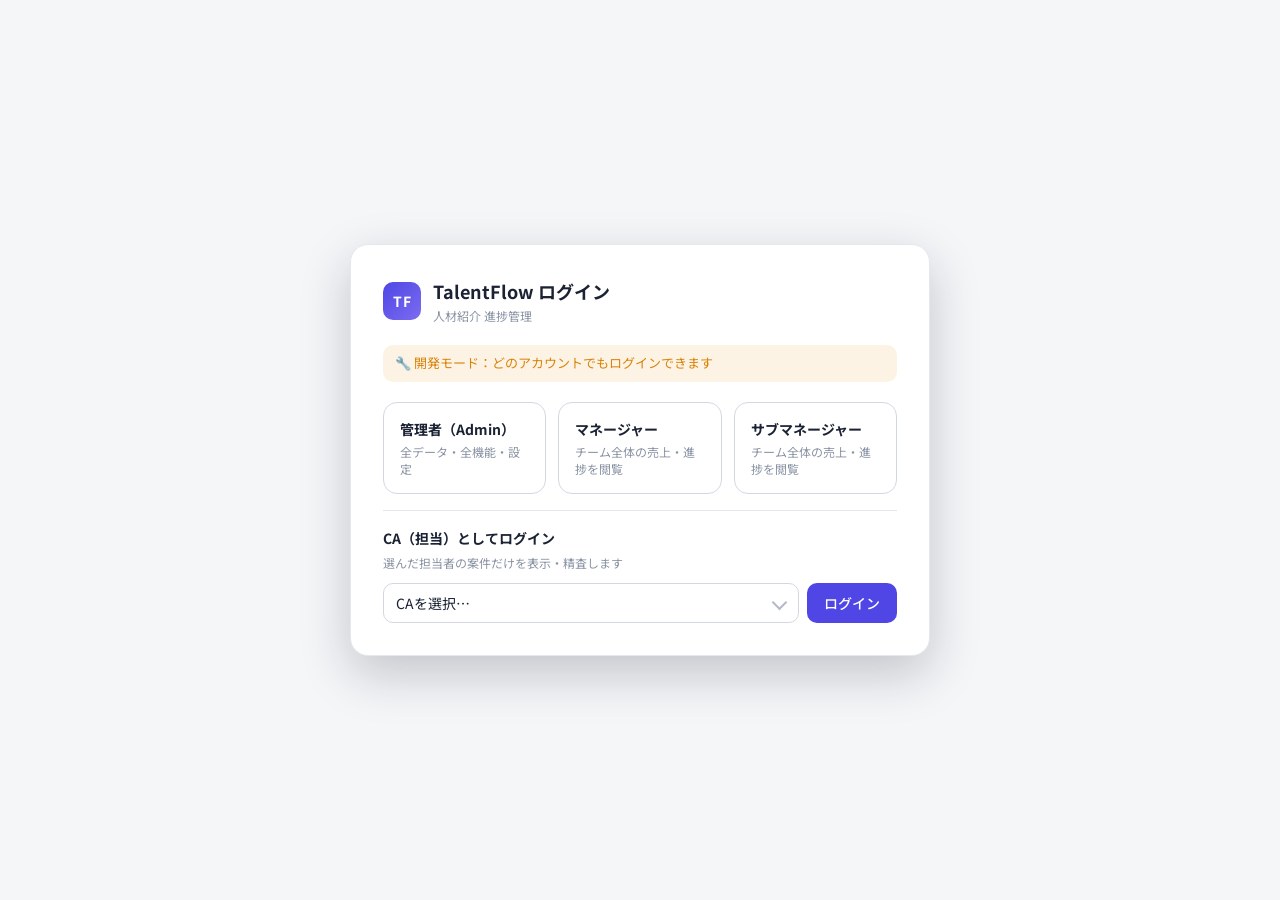
<file: index.html>
<!DOCTYPE html>
<html lang="ja">
<head>
  <meta charset="UTF-8" />
  <meta name="viewport" content="width=device-width, initial-scale=1.0" />
  <title>TalentFlow — 人材紹介 進捗管理</title>
  <meta name="description" content="人材紹介会社向け：流入（TimeRex/リファラル）から 予約→着座→初回面談→企業提案→選考→内定→内定承諾→入社→返金規定クリア までの一連フローを管理するサービス" />
  <link rel="preconnect" href="https://fonts.googleapis.com" />
  <link rel="preconnect" href="https://fonts.gstatic.com" crossorigin />
  <link href="https://fonts.googleapis.com/css2?family=Noto+Sans+JP:wght@400;500;700&display=swap" rel="stylesheet" />
  <link rel="stylesheet" href="styles.css" />
</head>
<body>
  <div id="app">
    <!-- サイドバー -->
    <aside class="sidebar">
      <div class="brand">
        <div class="brand-mark">TF</div>
        <div class="brand-text">
          <span class="brand-name">TalentFlow</span>
          <span class="brand-sub">人材紹介 進捗管理</span>
        </div>
      </div>
      <nav class="nav" id="nav">
        <button class="nav-item is-active" data-view="dashboard"><span class="nav-ico">▤</span>ダッシュボード</button>
        <button class="nav-item" data-view="calendar"><span class="nav-ico">▦</span>面談カレンダー</button>
        <button class="nav-item" data-view="referrals"><span class="nav-ico">⇆</span>リファラル管理</button>
        <button class="nav-item" data-view="pipeline"><span class="nav-ico">▥</span>パイプライン</button>
        <button class="nav-item" data-view="candidates"><span class="nav-ico">≣</span>求職者一覧</button>
        <button class="nav-item" data-view="yomi"><span class="nav-ico">¥</span>読み票（売上）</button>
        <button class="nav-item" data-view="sales"><span class="nav-ico">￦</span>売上管理</button>
        <button class="nav-item" data-view="companies"><span class="nav-ico">🏢</span>企業マスタ</button>
        <button class="nav-item" data-view="advisors"><span class="nav-ico">◠</span>アドバイザー</button>
      </nav>
      <div class="sidebar-foot">
        <button class="btn btn-ghost btn-sm" id="syncCfgBtn" title="TimeRex同期（CSV URL）の設定">TimeRex設定</button>
        <button class="btn btn-ghost btn-sm" id="importBtn" title="売上管理シートから変換したJSONを取り込む">データ取込(JSON)</button>
        <input type="file" id="importFile" accept="application/json,.json" hidden />
        <button class="btn btn-ghost btn-sm" id="seedBtn" title="サンプルデータを再投入">サンプル投入</button>
        <button class="btn btn-ghost btn-sm" id="resetBtn" title="全データを削除">データ初期化</button>
      </div>
    </aside>

    <!-- メイン -->
    <main class="main">
      <header class="topbar">
        <div>
          <h1 class="page-title" id="pageTitle">ダッシュボード</h1>
          <p class="page-sub" id="pageSub">求職者の進捗を一目で確認</p>
        </div>
        <div class="topbar-actions">
          <span id="sessionBar" class="session-bar"></span>
          <button class="btn btn-outline" id="syncBtn" title="TimeRexの予約をスプレッドシートから取り込む">⟳ TimeRex同期</button>
          <button class="btn btn-primary" id="addCandidateBtn">＋ 求職者を追加</button>
        </div>
      </header>
      <section class="view" id="view"></section>
    </main>
  </div>

  <!-- ログイン画面 -->
  <div id="loginScreen" hidden></div>

  <!-- モーダル: 求職者詳細/編集 -->
  <div class="modal-backdrop" id="modalBackdrop" hidden>
    <div class="modal" id="modal" role="dialog" aria-modal="true"></div>
  </div>

  <!-- トースト -->
  <div class="toast" id="toast" hidden></div>

  <script src="app.js?v=20"></script>
</body>
</html>
</file>
<file: styles.css>
/* =========================================================
   デザイントークン（単一ソース：色/余白/角丸/影は全てここ）
   生のカラー値を各所にベタ書きしない。意味で参照する。
   ========================================================= */
:root {
  /* 面 */
  --bg-canvas: #f5f6f8;
  --bg-surface: #ffffff;
  --bg-subtle: #f0f2f5;
  --bg-sidebar: #11182a;
  --bg-sidebar-soft: #1b2438;

  /* 文字 */
  --text-ink: #1a2233;
  --text-soft: #4a5568;
  --text-mute: #8a93a3;
  --text-faint: #b3bac6;
  --text-on-dark: #e8ebf2;
  --text-on-dark-mute: #8b93a8;

  /* 罫線 */
  --line: #e4e7ec;
  --line-soft: #eef0f3;
  --line-strong: #d3d8e0;

  /* 意図色 */
  --accent: #4f46e5;
  --accent-hover: #4338ca;
  --accent-soft: #eef0ff;
  --positive: #15a06a;
  --positive-soft: #e4f6ee;
  --negative: #dc2b4b;
  --negative-soft: #fdeaee;
  --warning: #d98309;
  --warning-soft: #fcf3e5;

  /* ステージ色（予約→着座→…→入社→返金規定クリアの各段階を意味で区別） */
  --stage-booked:   #64748b;  /* 予約 */
  --stage-seated:   #0ea5e9;  /* 着座 */
  --stage-meeting:  #2563eb;  /* 初回面談 */
  --stage-proposal: #6366f1;  /* 企業提案 */
  --stage-screen:   #7c3aed;  /* 選考 */
  --stage-offer:    #d98309;  /* 内定 */
  --stage-accept:   #0d9488;  /* 内定承諾 */
  --stage-join:     #15a06a;  /* 入社 */
  --stage-pickup:   #8b5cf6;  /* 企業ピックアップ */
  --stage-left:     #b91c1c;  /* 退社（早期退社） */
  --stage-refund:   #047857;  /* 返金規定クリア（旧） */
  --stage-closed:   #94a3b8;  /* 終了 */

  /* 流入経路の色 */
  --source-timerex:  #2563eb; /* TimeRex予約 */
  --source-referral: #12a150; /* リファラル（LINE） */

  /* 角丸 */
  --r-sm: 6px;
  --r-md: 10px;
  --r-lg: 14px;
  --r-xl: 18px;
  --r-full: 999px;

  /* 影 */
  --shadow-sm: 0 1px 2px rgba(17, 24, 42, .06);
  --shadow-md: 0 4px 14px rgba(17, 24, 42, .08);
  --shadow-lg: 0 18px 50px rgba(17, 24, 42, .22);

  /* 余白スケール */
  --sp-1: 4px;  --sp-2: 8px;  --sp-3: 12px;
  --sp-4: 16px; --sp-5: 20px; --sp-6: 24px; --sp-8: 32px;

  /* 共通フォーム高さ（部品で統一） */
  --field-h: 40px;
}

* { box-sizing: border-box; }
html, body { height: 100%; }
body {
  margin: 0;
  font-family: "Noto Sans JP", system-ui, -apple-system, sans-serif;
  color: var(--text-ink);
  background: var(--bg-canvas);
  -webkit-font-smoothing: antialiased;
  font-size: 14px;
  line-height: 1.6;
}
h1, h2, h3, h4 { margin: 0; font-weight: 700; }
button { font-family: inherit; cursor: pointer; }

/* ============================ レイアウト ============================ */
#app { display: grid; grid-template-columns: 248px 1fr; min-height: 100vh; }

.sidebar {
  background: var(--bg-sidebar);
  color: var(--text-on-dark);
  display: flex; flex-direction: column;
  padding: var(--sp-5) var(--sp-4);
  position: sticky; top: 0; height: 100vh;
}
.brand { display: flex; align-items: center; gap: var(--sp-3); padding: 0 var(--sp-2) var(--sp-6); }
.brand-mark {
  width: 38px; height: 38px; border-radius: var(--r-md);
  background: linear-gradient(135deg, var(--accent), #7c6cf0);
  display: grid; place-items: center; font-weight: 700; color: #fff; letter-spacing: .5px;
}
.brand-text { display: flex; flex-direction: column; line-height: 1.2; }
.brand-name { font-weight: 700; font-size: 16px; }
.brand-sub { font-size: 11px; color: var(--text-on-dark-mute); }

.nav { display: flex; flex-direction: column; gap: 2px; flex: 1; }
.nav-item {
  display: flex; align-items: center; gap: var(--sp-3);
  background: transparent; border: 0; color: var(--text-on-dark-mute);
  padding: 10px var(--sp-3); border-radius: var(--r-md);
  font-size: 14px; text-align: left; transition: background .15s, color .15s;
}
.nav-item:hover { background: var(--bg-sidebar-soft); color: var(--text-on-dark); }
.nav-item.is-active { background: var(--accent); color: #fff; }
.nav-ico { width: 18px; text-align: center; opacity: .9; }

.sidebar-foot { display: flex; flex-direction: column; gap: var(--sp-2); border-top: 1px solid var(--bg-sidebar-soft); padding-top: var(--sp-4); }

.main { display: flex; flex-direction: column; min-width: 0; }
.topbar {
  display: flex; align-items: center; justify-content: space-between;
  padding: var(--sp-5) var(--sp-8);
  background: var(--bg-surface); border-bottom: 1px solid var(--line);
  position: sticky; top: 0; z-index: 5;
}
.page-title { font-size: 20px; }
.page-sub { margin: 2px 0 0; color: var(--text-mute); font-size: 13px; }
.view { padding: var(--sp-6) var(--sp-8); }

/* ============================ ボタン（正典） ============================ */
.btn {
  height: var(--field-h); padding: 0 var(--sp-4);
  border-radius: var(--r-md); border: 1px solid transparent;
  font-size: 14px; font-weight: 500; display: inline-flex; align-items: center; gap: 6px;
  transition: background .15s, border-color .15s, color .15s, transform .05s;
}
.btn:active { transform: translateY(1px); }
.btn-sm { height: 32px; padding: 0 var(--sp-3); font-size: 13px; }
.btn-primary { background: var(--accent); color: #fff; }
.btn-primary:hover { background: var(--accent-hover); }
.btn-outline { background: var(--bg-surface); border-color: var(--line-strong); color: var(--text-soft); }
.btn-outline:hover { border-color: var(--text-mute); color: var(--text-ink); }
.btn-ghost { background: transparent; color: var(--text-on-dark-mute); border-color: var(--bg-sidebar-soft); }
.btn-ghost:hover { color: var(--text-on-dark); border-color: var(--text-on-dark-mute); }
.btn-danger { background: var(--negative); color: #fff; }
.btn-danger:hover { filter: brightness(.95); }

/* ============================ フォーム部品（正典・高さ/角丸/枠/フォーカス統一） ============================ */
.field { display: flex; flex-direction: column; gap: 6px; }
.field-label { font-size: 12px; font-weight: 500; color: var(--text-soft); }
.input, .select, .textarea {
  height: var(--field-h);
  width: 100%; padding: 0 var(--sp-3);
  border: 1px solid var(--line-strong); border-radius: var(--r-md);
  background: var(--bg-surface); color: var(--text-ink); font-size: 14px;
  font-family: inherit; transition: border-color .15s, box-shadow .15s;
}
.textarea { height: auto; min-height: 84px; padding: 10px var(--sp-3); resize: vertical; line-height: 1.6; }
.input:focus, .select:focus, .textarea:focus {
  outline: none; border-color: var(--accent);
  box-shadow: 0 0 0 3px var(--accent-soft);
}
/* OS既定の矢印を消し、共通chevronを固定配置 */
.select-wrap { position: relative; }
.select {
  appearance: none; -webkit-appearance: none;
  padding-right: 34px; cursor: pointer;
}
.select-wrap::after {
  content: ""; position: absolute; right: 14px; top: 50%;
  width: 9px; height: 9px; margin-top: -6px;
  border-right: 2px solid var(--text-faint); border-bottom: 2px solid var(--text-faint);
  transform: rotate(45deg); pointer-events: none;
}

/* 検索ボックス（アイコン内包） */
.search { position: relative; }
.search .input { padding-left: 36px; }
.search::before {
  content: "⌕"; position: absolute; left: 12px; top: 50%; transform: translateY(-50%);
  color: var(--text-faint); font-size: 17px;
}

.filter-row { display: flex; flex-wrap: wrap; gap: var(--sp-3); align-items: center; margin-bottom: var(--sp-5); }
.filter-row .search { width: 280px; }
.filter-row .select-wrap { min-width: 170px; }

/* ============================ カード/共通 ============================ */
.card { background: var(--bg-surface); border: 1px solid var(--line); border-radius: var(--r-lg); box-shadow: var(--shadow-sm); }
.muted { color: var(--text-mute); }
.empty { text-align: center; color: var(--text-mute); padding: var(--sp-8); }

/* バッジ（ステージ/状態を色で表現） */
.badge {
  display: inline-flex; align-items: center; gap: 5px;
  height: 24px; padding: 0 10px; border-radius: var(--r-full);
  font-size: 12px; font-weight: 500; white-space: nowrap;
}
.badge .dot { width: 7px; height: 7px; border-radius: 50%; background: currentColor; }
.badge[data-stage="booked"]   { color: var(--stage-booked);   background: color-mix(in srgb, var(--stage-booked) 12%, #fff); }
.badge[data-stage="seated"]   { color: var(--stage-seated);   background: color-mix(in srgb, var(--stage-seated) 12%, #fff); }
.badge[data-stage="meeting"]  { color: var(--stage-meeting);  background: color-mix(in srgb, var(--stage-meeting) 12%, #fff); }
.badge[data-stage="proposal"] { color: var(--stage-proposal); background: color-mix(in srgb, var(--stage-proposal) 12%, #fff); }
.badge[data-stage="screen"]   { color: var(--stage-screen);   background: color-mix(in srgb, var(--stage-screen) 12%, #fff); }
.badge[data-stage="offer"]    { color: var(--stage-offer);    background: color-mix(in srgb, var(--stage-offer) 14%, #fff); }
.badge[data-stage="accept"]   { color: var(--stage-accept);   background: color-mix(in srgb, var(--stage-accept) 14%, #fff); }
.badge[data-stage="join"]     { color: var(--stage-join);     background: color-mix(in srgb, var(--stage-join) 14%, #fff); }
.badge[data-stage="pickup"]   { color: var(--stage-pickup);   background: color-mix(in srgb, var(--stage-pickup) 12%, #fff); }
.badge[data-stage="left"]     { color: var(--stage-left);     background: color-mix(in srgb, var(--stage-left) 12%, #fff); }
.badge[data-stage="refund"]   { color: var(--stage-refund);   background: color-mix(in srgb, var(--stage-refund) 14%, #fff); }
.badge[data-stage="closed"]   { color: var(--stage-closed);   background: color-mix(in srgb, var(--stage-closed) 16%, #fff); }

/* 流入経路バッジ（色は流入経路ごとに動的指定＝インラインstyle） */
.src-badge {
  display: inline-flex; align-items: center;
  height: 22px; padding: 0 9px; border-radius: var(--r-full);
  font-size: 12px; font-weight: 500; white-space: nowrap;
}

/* 同期設定モーダルの行（流入経路名 + CSV URL） */
.sync-row { display: grid; grid-template-columns: 1fr 1.5fr; gap: var(--sp-2); margin-bottom: var(--sp-2); }

/* ============================ ダッシュボード ============================ */
.kpi-grid { display: grid; grid-template-columns: repeat(4, 1fr); gap: var(--sp-4); margin-bottom: var(--sp-6); }
.kpi { padding: var(--sp-5); }
.kpi-label { font-size: 13px; color: var(--text-mute); }
.kpi-value { font-size: 30px; font-weight: 700; margin-top: 4px; }
.kpi-foot { font-size: 12px; color: var(--text-mute); margin-top: 6px; }
.kpi-foot strong.pos { color: var(--positive); }

.dash-grid { display: grid; grid-template-columns: 1.4fr 1fr; gap: var(--sp-4); }
.panel { padding: var(--sp-5); }
.panel-title { font-size: 15px; margin-bottom: var(--sp-4); }

/* ファネル */
.funnel { display: flex; flex-direction: column; gap: 10px; }
.funnel-row { display: grid; grid-template-columns: 104px 1fr 36px; align-items: center; gap: var(--sp-3); }
.funnel-name { font-size: 12px; color: var(--text-soft); white-space: nowrap; overflow: hidden; text-overflow: ellipsis; }
.funnel-bar { height: 26px; border-radius: var(--r-sm); background: var(--bg-subtle); overflow: hidden; }
.funnel-fill { height: 100%; border-radius: var(--r-sm); min-width: 2px; transition: width .5s cubic-bezier(.2,.7,.2,1); }
.funnel-count { font-size: 13px; font-weight: 700; text-align: right; }
.month-nav { display: inline-flex; align-items: center; gap: 8px; }
.month-label { font-size: 16px; font-weight: 700; min-width: 96px; text-align: center; }
.pos { color: var(--positive); }
.neg { color: var(--negative); }
.yomi-pill { margin-left: 8px; font-size: 13px; font-weight: 700; color: var(--accent); white-space: nowrap; }
.src-note { font-size: 12px; color: var(--text-mute); margin-top: var(--sp-4); padding-top: var(--sp-3); border-top: 1px solid var(--line-soft); }
.src-dl { display: flex; flex-wrap: wrap; align-items: center; gap: 6px; margin-top: var(--sp-3); font-size: 12px; }

/* 選考企業（売上・読み）行 */
.app-list { display: flex; flex-direction: column; gap: 6px; }
.app-head, .app-row { display: grid; grid-template-columns: 1.6fr 1.15fr 1fr 86px 30px; gap: var(--sp-2); align-items: center; }
.app-head { font-size: 11px; color: var(--text-mute); padding: 0 2px; }
.app-row .input, .app-row .select { height: 34px; font-size: 13px; }
.app-yomi { font-size: 13px; font-weight: 700; text-align: right; color: var(--positive); }
.app-foot { margin-top: 4px; padding-top: 8px; border-top: 1px solid var(--line-soft); font-size: 13px; text-align: right; color: var(--text-soft); }
.yomi-total td { border-top: 2px solid var(--line-strong); font-weight: 700; background: var(--bg-subtle); }

/* リファラル：確度チップ */
.conf { display: inline-block; font-size: 12px; font-weight: 700; padding: 1px 9px; border-radius: var(--r-full); background: var(--bg-subtle); color: var(--text-soft); }
.conf.pos { color: var(--positive); background: var(--positive-soft); }
.conf.neg { color: var(--negative); background: var(--negative-soft); }

/* ============================ ログイン ============================ */
#loginScreen { position: fixed; inset: 0; display: grid; place-items: center; background: var(--bg-canvas); z-index: 100; padding: var(--sp-6); }
.login-box { width: min(580px, 100%); background: var(--bg-surface); border: 1px solid var(--line); border-radius: var(--r-xl); box-shadow: var(--shadow-lg); padding: var(--sp-8); }
.login-brand { display: flex; gap: var(--sp-3); align-items: center; margin-bottom: var(--sp-5); }
.login-brand .brand-name { font-weight: 700; font-size: 18px; }
.login-brand .brand-sub { font-size: 12px; color: var(--text-mute); }
.login-dev { background: var(--warning-soft); color: var(--warning); font-size: 13px; padding: 8px 12px; border-radius: var(--r-md); margin-bottom: var(--sp-5); }
.login-grid { display: grid; grid-template-columns: repeat(3, 1fr); gap: var(--sp-3); margin-bottom: var(--sp-4); }
.login-card { text-align: left; background: var(--bg-surface); border: 1px solid var(--line-strong); border-radius: var(--r-lg); padding: var(--sp-4); cursor: pointer; transition: border-color .15s, background .15s; }
.login-card:hover { border-color: var(--accent); background: var(--accent-soft); }
.login-role { font-weight: 700; font-size: 14px; color: var(--text-ink); }
.login-desc { font-size: 12px; color: var(--text-mute); margin-top: 4px; }
.login-ca { border-top: 1px solid var(--line); padding-top: var(--sp-4); margin-top: var(--sp-2); }

/* セッションバー（ログイン中表示） */
.session-bar { display: inline-flex; align-items: center; gap: 10px; margin-right: var(--sp-2); }
.sess-who { font-size: 13px; color: var(--text-soft); white-space: nowrap; }
.sess-role { font-weight: 700; background: var(--accent-soft); color: var(--accent); padding: 2px 8px; border-radius: var(--r-full); font-size: 12px; }
@media (max-width: 760px) { .login-grid { grid-template-columns: 1fr; } .sess-who { display: none; } }

/* アクティビティ */
.activity-list { display: flex; flex-direction: column; }
.activity { display: flex; gap: var(--sp-3); padding: 10px 0; border-bottom: 1px solid var(--line-soft); }
.activity:last-child { border-bottom: 0; }
.activity-ico { width: 30px; height: 30px; border-radius: 50%; background: var(--accent-soft); color: var(--accent); display: grid; place-items: center; font-size: 13px; flex-shrink: 0; }
.activity-body { font-size: 13px; }
.activity-meta { font-size: 11px; color: var(--text-mute); margin-top: 2px; }

/* ============================ パイプライン（カンバン） ============================ */
.board { display: flex; gap: var(--sp-4); overflow-x: auto; padding-bottom: var(--sp-4); }
.column { flex: 0 0 268px; display: flex; flex-direction: column; background: var(--bg-subtle); border-radius: var(--r-lg); max-height: calc(100vh - 220px); }
.column-head { display: flex; align-items: center; justify-content: space-between; padding: var(--sp-3) var(--sp-4); position: sticky; top: 0; }
.column-head .stage-name { display: flex; align-items: center; gap: 8px; font-weight: 700; font-size: 13px; }
.column-head .stage-name .dot { width: 9px; height: 9px; border-radius: 50%; }
.column-count { font-size: 12px; color: var(--text-mute); background: var(--bg-surface); border-radius: var(--r-full); padding: 1px 9px; }
.column-body { display: flex; flex-direction: column; gap: var(--sp-2); padding: 0 var(--sp-3) var(--sp-3); overflow-y: auto; flex: 1; }
.column.drag-over { outline: 2px dashed var(--accent); outline-offset: -4px; }

.kcard { background: var(--bg-surface); border: 1px solid var(--line); border-radius: var(--r-md); padding: var(--sp-3); box-shadow: var(--shadow-sm); cursor: grab; transition: box-shadow .15s, transform .1s; }
.kcard:hover { box-shadow: var(--shadow-md); }
.kcard.dragging { opacity: .5; }
.kcard-top { display: flex; align-items: center; gap: 8px; margin-bottom: 6px; }
.kcard-name { font-weight: 700; font-size: 14px; }
.kcard-line { font-size: 12px; color: var(--text-soft); }
.kcard-foot { display: flex; align-items: center; justify-content: space-between; margin-top: 8px; }
.avatar { width: 24px; height: 24px; border-radius: 50%; background: var(--accent-soft); color: var(--accent); display: grid; place-items: center; font-size: 11px; font-weight: 700; }
.kcard-days { font-size: 11px; color: var(--text-faint); }

/* ============================ テーブル ============================ */
.table-wrap { overflow-x: auto; }
table.tbl { width: 100%; border-collapse: collapse; font-size: 14px; }
.tbl th { text-align: left; font-size: 12px; color: var(--text-mute); font-weight: 500; padding: 10px var(--sp-4); border-bottom: 1px solid var(--line); white-space: nowrap; }
.tbl td { padding: 12px var(--sp-4); border-bottom: 1px solid var(--line-soft); }
.tbl tr { transition: background .12s; }
.tbl tbody tr:hover { background: var(--bg-subtle); cursor: pointer; }
.cell-name { display: flex; align-items: center; gap: 10px; }
.cell-name .name { font-weight: 500; }
.cell-name .sub { font-size: 12px; color: var(--text-mute); }

/* ============================ アドバイザー ============================ */
.advisor-grid { display: grid; grid-template-columns: repeat(3, 1fr); gap: var(--sp-4); }
.advisor-card { padding: var(--sp-5); display: flex; gap: var(--sp-3); align-items: center; }
.advisor-card .avatar { width: 44px; height: 44px; font-size: 15px; }
.advisor-name { font-weight: 700; }
.advisor-stat { font-size: 12px; color: var(--text-mute); }

/* ============================ 面談カレンダー ============================ */
.cal-head { display: flex; align-items: center; gap: var(--sp-2); margin-bottom: var(--sp-5); }
.cal-title { font-size: 16px; font-weight: 700; }
.cal-grid { display: grid; grid-template-columns: repeat(7, 1fr); gap: 6px; }
.cal-dow { text-align: center; font-size: 12px; font-weight: 500; color: var(--text-mute); padding: 4px 0; }
.cal-dow.sun { color: var(--negative); }
.cal-dow.sat { color: var(--accent); }
.cal-cell { background: var(--bg-surface); border: 1px solid var(--line); border-radius: var(--r-md); min-height: 104px; padding: 6px; display: flex; flex-direction: column; gap: 4px; }
.cal-cell.is-empty { background: transparent; border: 0; }
.cal-cell.is-today { border-color: var(--accent); box-shadow: 0 0 0 2px var(--accent-soft); }
.cal-day { font-size: 12px; font-weight: 700; color: var(--text-soft); }
.cal-cell.is-today .cal-day { color: var(--accent); }
.cal-events { display: flex; flex-direction: column; gap: 3px; overflow-y: auto; }
.cal-ev { display: flex; align-items: center; gap: 4px; font-size: 11px; background: var(--bg-subtle); border-left: 3px solid var(--text-faint); border-radius: var(--r-sm); padding: 2px 5px; cursor: pointer; }
.cal-ev:hover { background: var(--accent-soft); }
.cal-ev .dot { width: 6px; height: 6px; border-radius: 50%; flex-shrink: 0; }
.cal-ev-src { flex-shrink: 0; font-size: 9px; font-weight: 700; padding: 0 4px; border-radius: 3px; line-height: 1.5; letter-spacing: .02em; }
.cal-ev-name { flex: 1; min-width: 0; overflow: hidden; text-overflow: ellipsis; white-space: nowrap; }
.cal-ev-adv { flex-shrink: 0; font-size: 9px; color: #fff; padding: 0 5px; border-radius: 3px; line-height: 1.6; max-width: 76px; overflow: hidden; text-overflow: ellipsis; white-space: nowrap; }

/* 月/週トグル */
.seg { display: inline-flex; gap: 4px; margin-right: var(--sp-2); }

/* 担当者カラーの凡例 */
.cal-legend { display: flex; flex-wrap: wrap; align-items: center; gap: 6px 14px; margin-bottom: var(--sp-4); }
.cal-leg { display: inline-flex; align-items: center; gap: 5px; font-size: 12px; color: var(--text-soft); }
.cal-leg-dot { width: 11px; height: 11px; border-radius: 3px; flex-shrink: 0; }

/* 週表示 */
.cal-week .cal-wcell { min-height: calc(100vh - 300px); }
.cal-wday { display: flex; align-items: center; gap: 6px; font-size: 13px; font-weight: 700; padding: 4px 2px 6px; border-bottom: 1px solid var(--line); margin-bottom: 4px; }
.cal-wday.sun { color: var(--negative); }
.cal-wday.sat { color: var(--accent); }
.cal-week .cal-events { gap: 4px; }
.cal-week .cal-ev { font-size: 12px; padding: 4px 6px; }
.cal-seat { flex-shrink: 0; border: 0; background: var(--stage-seated); color: #fff; border-radius: var(--r-sm); font-size: 10px; font-weight: 700; padding: 1px 6px; cursor: pointer; }
.cal-seat:hover { filter: brightness(1.06); }
@media (max-width: 760px) {
  .cal-cell { min-height: 72px; }
  .cal-ev-name { display: none; }
}

/* ============================ モーダル ============================ */
/* hidden属性を確実に優先（author styleがUAの[hidden]を上書きしてしまう問題への対策） */
[hidden] { display: none !important; }
.modal-backdrop { position: fixed; inset: 0; background: rgba(17, 24, 42, .45); display: grid; place-items: center; z-index: 50; padding: var(--sp-5); animation: fade .15s ease; }
.modal { background: var(--bg-surface); border-radius: var(--r-xl); width: min(720px, 100%); max-height: 90vh; overflow: auto; box-shadow: var(--shadow-lg); animation: pop .18s cubic-bezier(.2,.8,.2,1); }
@keyframes fade { from { opacity: 0; } }
@keyframes pop { from { opacity: 0; transform: translateY(8px) scale(.98); } }
.modal-head { display: flex; align-items: flex-start; justify-content: space-between; padding: var(--sp-5) var(--sp-6); border-bottom: 1px solid var(--line); position: sticky; top: 0; background: var(--bg-surface); }
.modal-title { font-size: 18px; }
.modal-close { background: transparent; border: 0; font-size: 22px; color: var(--text-mute); line-height: 1; padding: 4px; }
.modal-close:hover { color: var(--text-ink); }
.modal-body { padding: var(--sp-6); }
.modal-foot { display: flex; justify-content: space-between; gap: var(--sp-3); padding: var(--sp-4) var(--sp-6); border-top: 1px solid var(--line); position: sticky; bottom: 0; background: var(--bg-surface); }

.form-grid { display: grid; grid-template-columns: 1fr 1fr; gap: var(--sp-4); }
.form-grid .full { grid-column: 1 / -1; }
.section-label { font-size: 12px; font-weight: 700; color: var(--text-mute); text-transform: uppercase; letter-spacing: .04em; margin: var(--sp-5) 0 var(--sp-2); }
.section-label:first-child { margin-top: 0; }

/* 詳細ヘッダ */
.detail-head { display: flex; align-items: center; gap: var(--sp-3); margin-bottom: var(--sp-4); }
.detail-head .avatar { width: 48px; height: 48px; font-size: 17px; }
.detail-name { font-size: 18px; font-weight: 700; }
.detail-meta { font-size: 13px; color: var(--text-mute); }

/* ステージ進捗ステッパー */
.stepper { display: flex; gap: 4px; margin: var(--sp-4) 0; }
.step { flex: 1; text-align: center; }
.step-bar { height: 6px; border-radius: var(--r-full); background: var(--bg-subtle); }
.step.done .step-bar { background: var(--accent); }
.step.current .step-bar { background: var(--accent); box-shadow: 0 0 0 3px var(--accent-soft); }
.step-label { font-size: 11px; color: var(--text-mute); margin-top: 6px; }
.step.done .step-label, .step.current .step-label { color: var(--text-ink); font-weight: 500; }

/* タイムライン */
.timeline { display: flex; flex-direction: column; gap: 0; margin-top: var(--sp-2); }
.tl-item { display: flex; gap: var(--sp-3); padding-bottom: var(--sp-4); position: relative; }
.tl-item::before { content: ""; position: absolute; left: 11px; top: 24px; bottom: 0; width: 2px; background: var(--line); }
.tl-item:last-child::before { display: none; }
.tl-dot { width: 24px; height: 24px; border-radius: 50%; background: var(--accent-soft); color: var(--accent); display: grid; place-items: center; font-size: 11px; flex-shrink: 0; z-index: 1; }
.tl-body { font-size: 13px; }
.tl-meta { font-size: 11px; color: var(--text-mute); }
.add-note { display: flex; gap: var(--sp-2); margin-top: var(--sp-3); }
.add-note .input { flex: 1; }

/* トースト */
.toast { position: fixed; bottom: 24px; left: 50%; transform: translateX(-50%); background: var(--text-ink); color: #fff; padding: 12px 20px; border-radius: var(--r-md); box-shadow: var(--shadow-lg); font-size: 14px; z-index: 80; animation: toastin .2s ease; }
@keyframes toastin { from { opacity: 0; transform: translate(-50%, 8px); } }

/* レスポンシブ */
@media (max-width: 1100px) {
  .kpi-grid { grid-template-columns: repeat(2, 1fr); }
  .dash-grid { grid-template-columns: 1fr; }
  .advisor-grid { grid-template-columns: repeat(2, 1fr); }
}
@media (max-width: 760px) {
  #app { grid-template-columns: 1fr; }
  .sidebar { position: static; height: auto; flex-direction: row; align-items: center; flex-wrap: wrap; }
  .nav { flex-direction: row; flex-wrap: wrap; }
  .brand { padding-bottom: 0; }
  .sidebar-foot { flex-direction: row; border: 0; padding-top: 0; }
  .view, .topbar { padding-left: var(--sp-4); padding-right: var(--sp-4); }
  .kpi-grid, .advisor-grid, .form-grid { grid-template-columns: 1fr; }
}
</file>
